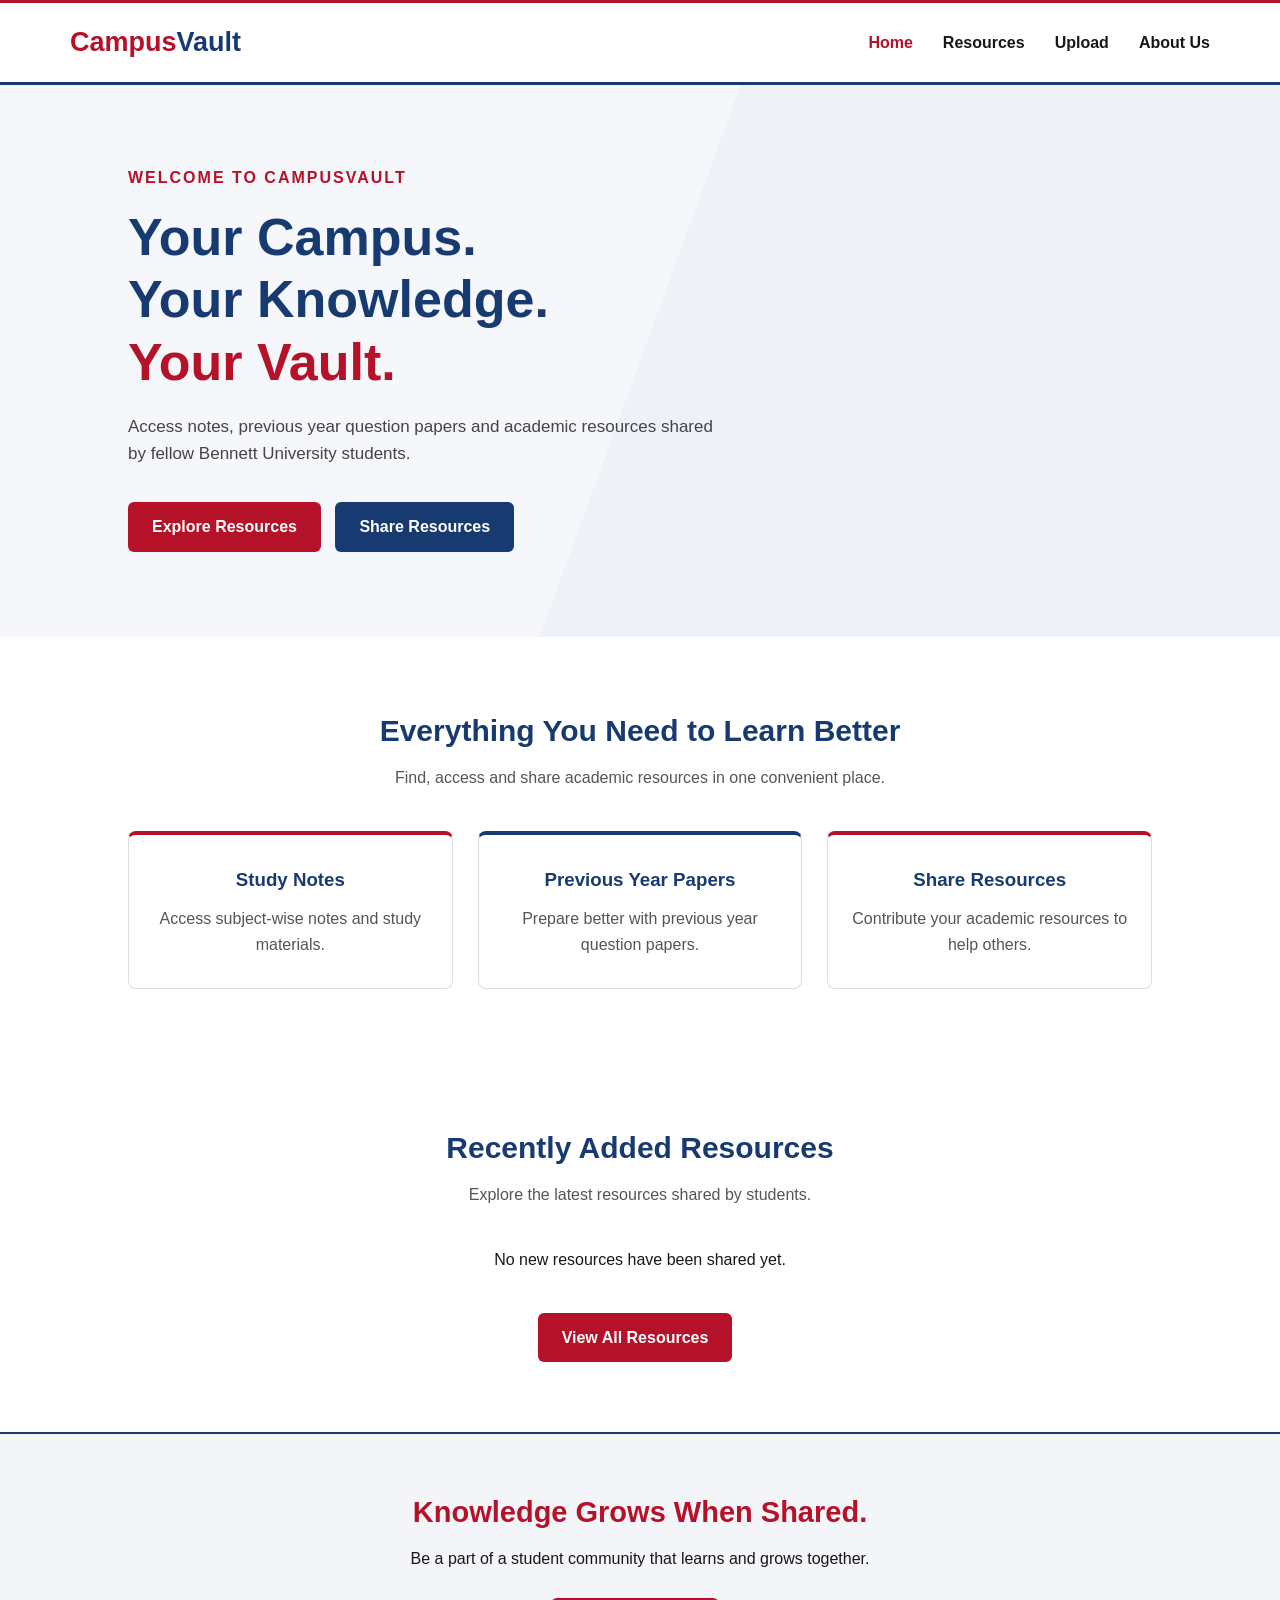
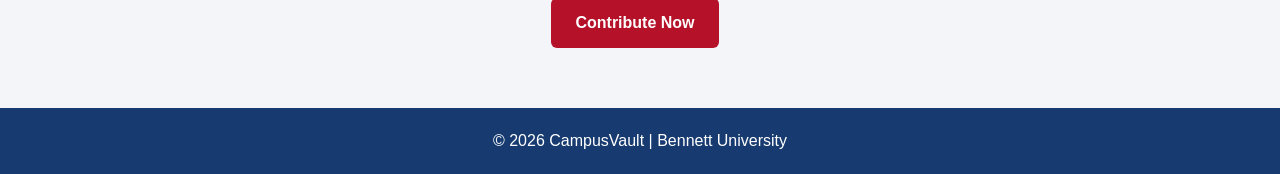
<file: index.html>
<!DOCTYPE html>
<html lang="en">

<head>
    <meta charset="UTF-8">
    <meta name="viewport" content="width=device-width, initial-scale=1.0">

    <title>CampusVault | Bennett University</title>

    <link rel="stylesheet" href="css/style.css">
</head>

<body>

    <!-- Navigation Bar -->
    <header>
        <nav class="navbar">

            <div class="logo">
                <span>Campus</span>Vault
            </div>

            <ul class="nav-links">
                <li><a href="index.html" class="active">Home</a></li>
                <li><a href="resources.html">Resources</a></li>
                <li><a href="upload.html">Upload</a></li>
                <li><a href="about.html">About Us</a></li>
            </ul>

        </nav>
    </header>

    <!-- Main Welcome Section -->
    <main>

        <section class="hero">

            <div class="hero-content">

                <p class="welcome-text">
                    WELCOME TO CAMPUSVAULT
                </p>

                <h1>
                    Your Campus.<br>
                    Your Knowledge.<br>
                    <span>Your Vault.</span>
                </h1>

                <p class="hero-description">
                    Access notes, previous year question papers
                    and academic resources shared by fellow
                    Bennett University students.
                </p>

                <a href="resources.html" class="primary-btn">
                    Explore Resources
                </a>

                <a href="upload.html" class="secondary-btn">
                    Share Resources
                </a>

            </div>

        </section>

        <!-- Features Section -->
        <section class="features">

            <h2>Everything You Need to Learn Better</h2>

            <p class="section-description">
                Find, access and share academic resources
                in one convenient place.
            </p>

            <div class="feature-container">

                <div class="feature-card">
                    <h3>Study Notes</h3>
                    <p>
                        Access subject-wise notes and
                        study materials.
                    </p>
                </div>

                <div class="feature-card">
                    <h3>Previous Year Papers</h3>
                    <p>
                        Prepare better with previous
                        year question papers.
                    </p>
                </div>

                <div class="feature-card">
                    <h3>Share Resources</h3>
                    <p>
                        Contribute your academic
                        resources to help others.
                    </p>
                </div>

            </div>

        </section>


<!-- Recently Added Resources -->
<section class="recent-section">

    <h2>Recently Added Resources</h2>

    <p class="section-description">
        Explore the latest resources shared by students.
    </p>

    <div class="recent-container" id="recentResources">

        <!-- Resources will appear here through JavaScript -->

    </div>

    <a href="resources.html" class="primary-btn">
        View All Resources
    </a>

</section>


        <!-- Call to Action -->
        <section class="cta">

            <h2>Knowledge Grows When Shared.</h2>

            <p>
                Be a part of a student community
                that learns and grows together.
            </p>

            <a href="upload.html" class="primary-btn">
                Contribute Now
            </a>

        </section>

    </main>

    <!-- Footer -->
    <footer>
        <p>
            © 2026 CampusVault | Bennett University
        </p>
    </footer>

    <script src="js/script.js"></script>

</body>
</html>
</file>
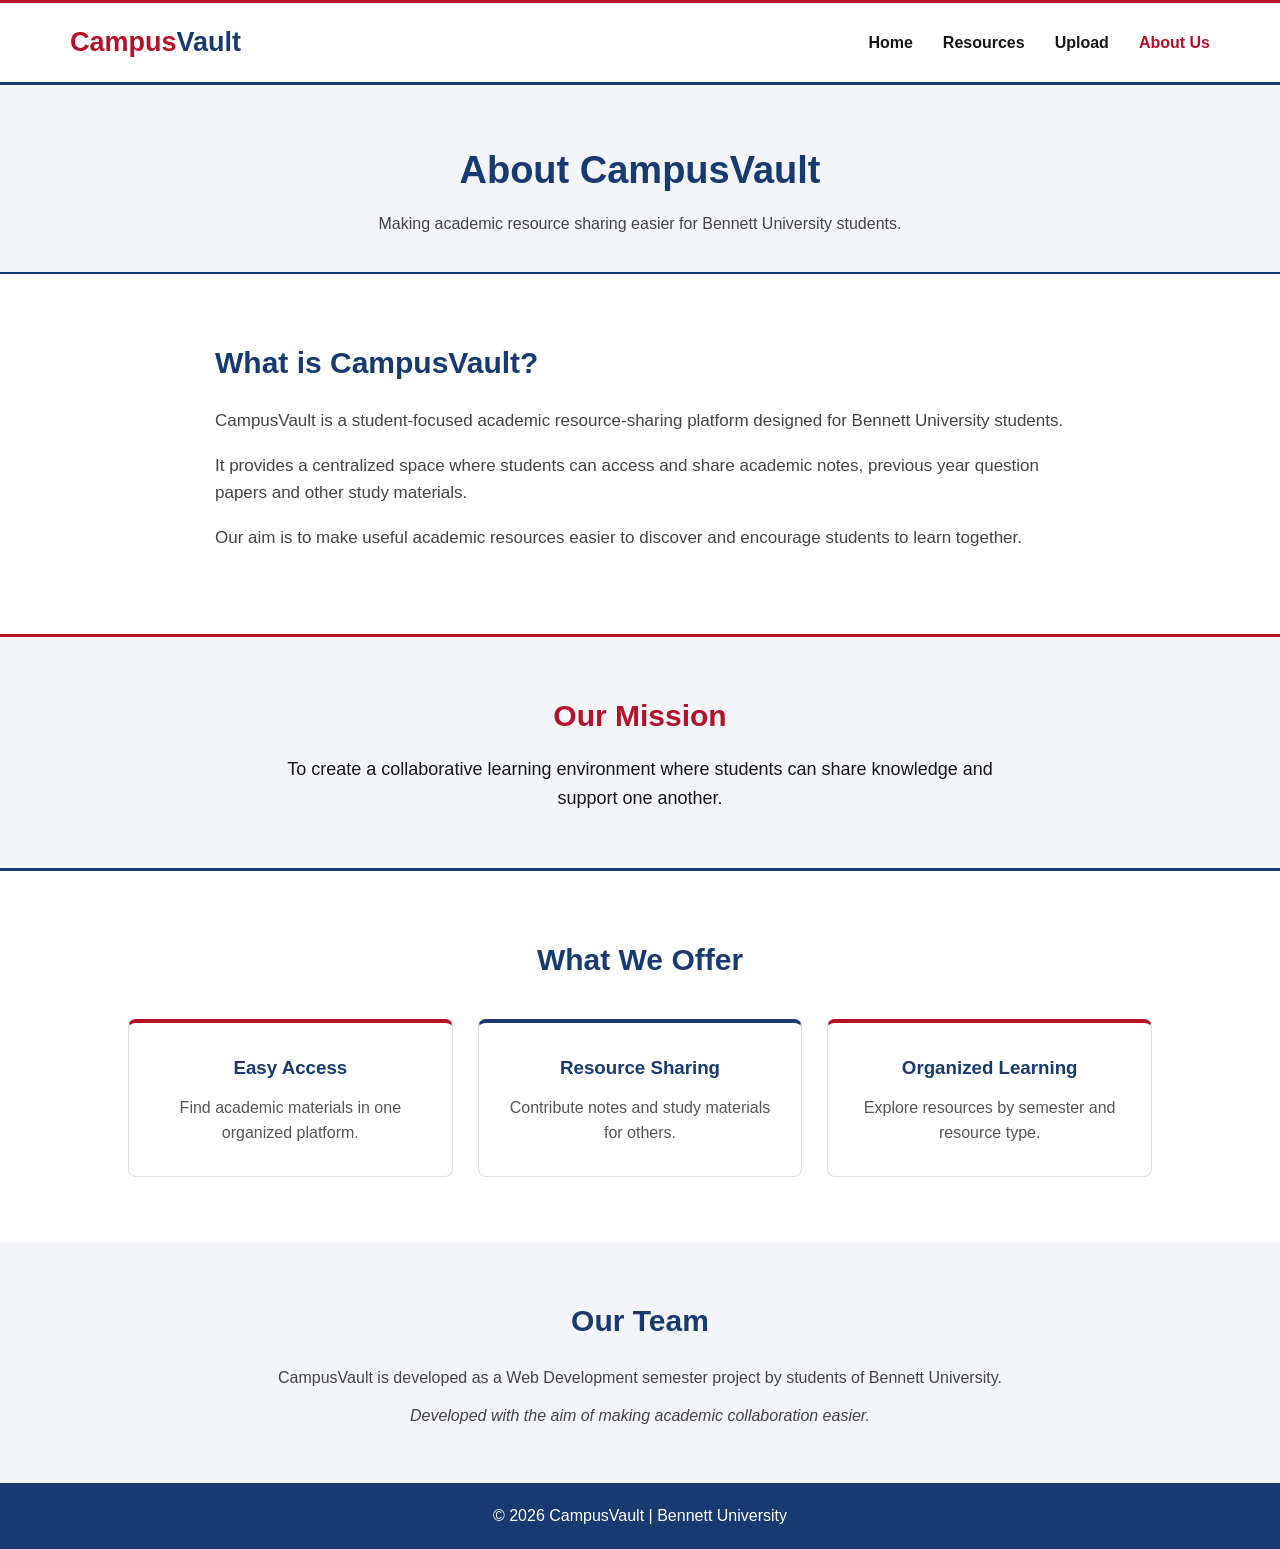
<file: about.html>
<!DOCTYPE html>
<html lang="en">

<head>
    <meta charset="UTF-8">
    <meta name="viewport" content="width=device-width, initial-scale=1.0">

    <title>About Us | CampusVault</title>

    <link rel="stylesheet" href="css/style.css">
</head>

<body>

    <!-- Navigation Bar -->
    <header>
        <nav class="navbar">

            <div class="logo">
                <span>Campus</span>Vault
            </div>

            <ul class="nav-links">
                <li><a href="index.html">Home</a></li>
                <li><a href="resources.html">Resources</a></li>
                <li><a href="upload.html">Upload</a></li>
                <li><a href="about.html" class="active">About Us</a></li>
            </ul>

        </nav>
    </header>

    <main>

        <!-- About Heading -->
        <section class="library-heading">
            <h1>About CampusVault</h1>

            <p>
                Making academic resource sharing
                easier for Bennett University students.
            </p>
        </section>

        <!-- Project Introduction -->
        <section class="about-section">

            <div class="about-content">

                <h2>What is CampusVault?</h2>

                <p>
                    CampusVault is a student-focused academic
                    resource-sharing platform designed for
                    Bennett University students.
                </p>

                <p>
                    It provides a centralized space where
                    students can access and share academic
                    notes, previous year question papers
                    and other study materials.
                </p>

                <p>
                    Our aim is to make useful academic
                    resources easier to discover and
                    encourage students to learn together.
                </p>

            </div>

        </section>

        <!-- Mission Section -->
        <section class="mission-section">

            <h2>Our Mission</h2>

            <p>
                To create a collaborative learning
                environment where students can share
                knowledge and support one another.
            </p>

        </section>

        <!-- Features -->
        <section class="about-features">

            <h2>What We Offer</h2>

            <div class="feature-container">

                <div class="feature-card">
                    <h3>Easy Access</h3>
                    <p>
                        Find academic materials
                        in one organized platform.
                    </p>
                </div>

                <div class="feature-card">
                    <h3>Resource Sharing</h3>
                    <p>
                        Contribute notes and
                        study materials for others.
                    </p>
                </div>

                <div class="feature-card">
                    <h3>Organized Learning</h3>
                    <p>
                        Explore resources by
                        semester and resource type.
                    </p>
                </div>

            </div>

        </section>

        <!-- Team Section -->
        <section class="team-section">

            <h2>Our Team</h2>

            <p>
                CampusVault is developed as a
                Web Development semester project
                by students of Bennett University.
            </p>

            <p class="team-note">
                Developed with the aim of making
                academic collaboration easier.
            </p>

        </section>

    </main>

    <footer>
        <p>© 2026 CampusVault | Bennett University</p>
    </footer>

    <script src="js/script.js"></script>

</body>
</html>
</file>
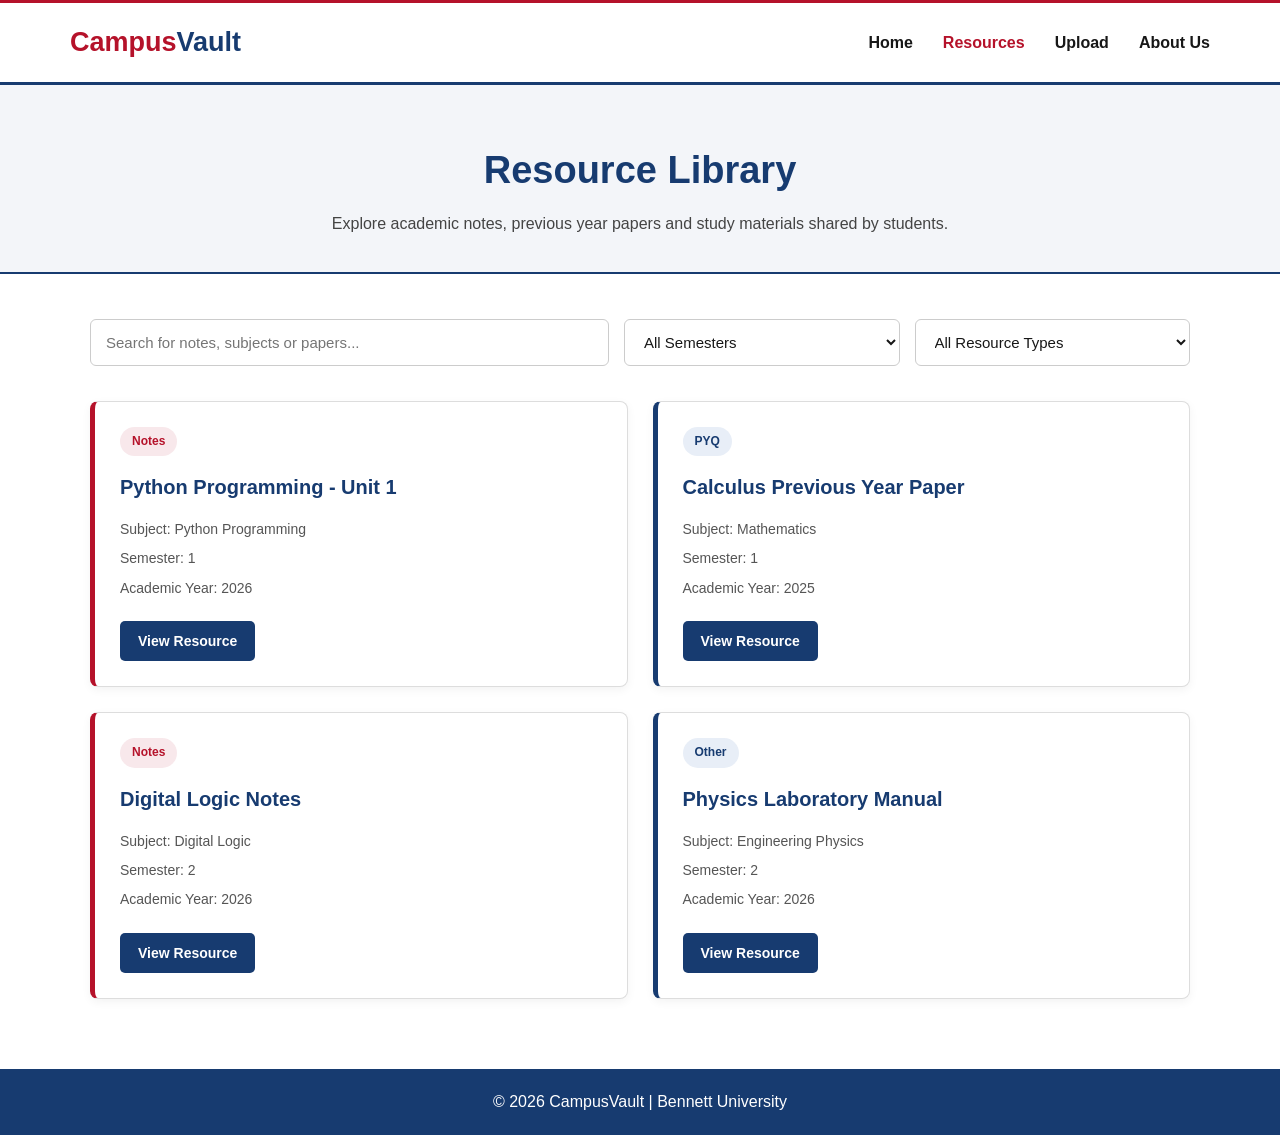
<file: resources.html>
<!DOCTYPE html>
<html lang="en">

<head>
    <meta charset="UTF-8">
    <meta name="viewport" content="width=device-width, initial-scale=1.0">

    <title>Resource Library | CampusVault</title>

    <link rel="stylesheet" href="css/style.css">
</head>

<body>

    <!-- Navigation Bar -->
    <header>
        <nav class="navbar">

            <div class="logo">
                <span>Campus</span>Vault
            </div>

            <ul class="nav-links">
                <li><a href="index.html">Home</a></li>
                <li><a href="resources.html" class="active">Resources</a></li>
                <li><a href="upload.html">Upload</a></li>
                <li><a href="about.html">About Us</a></li>
            </ul>

        </nav>
    </header>

    <main>

        <!-- Page Heading -->
        <section class="library-heading">
            <h1>Resource Library</h1>
            <p>
                Explore academic notes, previous year papers
                and study materials shared by students.
            </p>
        </section>

        <!-- Search and Filters -->
        <section class="library-container">

            <div class="search-section">

                <input
                    type="text"
                    id="searchInput"
                    placeholder="Search for notes, subjects or papers..."
                >

                <select id="semesterFilter">
                    <option value="">All Semesters</option>
                    <option value="1">Semester 1</option>
                    <option value="2">Semester 2</option>
                </select>

                <select id="typeFilter">
                    <option value="">All Resource Types</option>
                    <option value="Notes">Notes</option>
                    <option value="PYQ">Previous Year Papers</option>
                    <option value="Other">Other Materials</option>
                </select>

            </div>

            <!-- Resource Cards -->
            <div class="resource-container" id="resourceContainer">

                <div class="resource-card"
                    data-semester="1"
                    data-type="Notes">

                    <span class="resource-tag">Notes</span>

                    <h3>Python Programming - Unit 1</h3>

                    <p>Subject: Python Programming</p>
                    <p>Semester: 1</p>
                    <p>Academic Year: 2026</p>

                    <a href="#" class="resource-link">
                        View Resource
                    </a>

                </div>

                <div class="resource-card"
                    data-semester="1"
                    data-type="PYQ">

                    <span class="resource-tag">PYQ</span>

                    <h3>Calculus Previous Year Paper</h3>

                    <p>Subject: Mathematics</p>
                    <p>Semester: 1</p>
                    <p>Academic Year: 2025</p>

                    <a href="#" class="resource-link">
                        View Resource
                    </a>

                </div>

                <div class="resource-card"
                    data-semester="2"
                    data-type="Notes">

                    <span class="resource-tag">Notes</span>

                    <h3>Digital Logic Notes</h3>

                    <p>Subject: Digital Logic</p>
                    <p>Semester: 2</p>
                    <p>Academic Year: 2026</p>

                    <a href="#" class="resource-link">
                        View Resource
                    </a>

                </div>

                <div class="resource-card"
                    data-semester="2"
                    data-type="Other">

                    <span class="resource-tag">Other</span>

                    <h3>Physics Laboratory Manual</h3>

                    <p>Subject: Engineering Physics</p>
                    <p>Semester: 2</p>
                    <p>Academic Year: 2026</p>

                    <a href="#" class="resource-link">
                        View Resource
                    </a>

                </div>

            </div>

            <p id="noResults" class="no-results">
                No resources found.
            </p>

        </section>

    </main>

    <footer>
        <p>© 2026 CampusVault | Bennett University</p>
    </footer>

    <script src="js/script.js"></script>
    <script src="js/resources.js"></script>

</body>
</html>
</file>
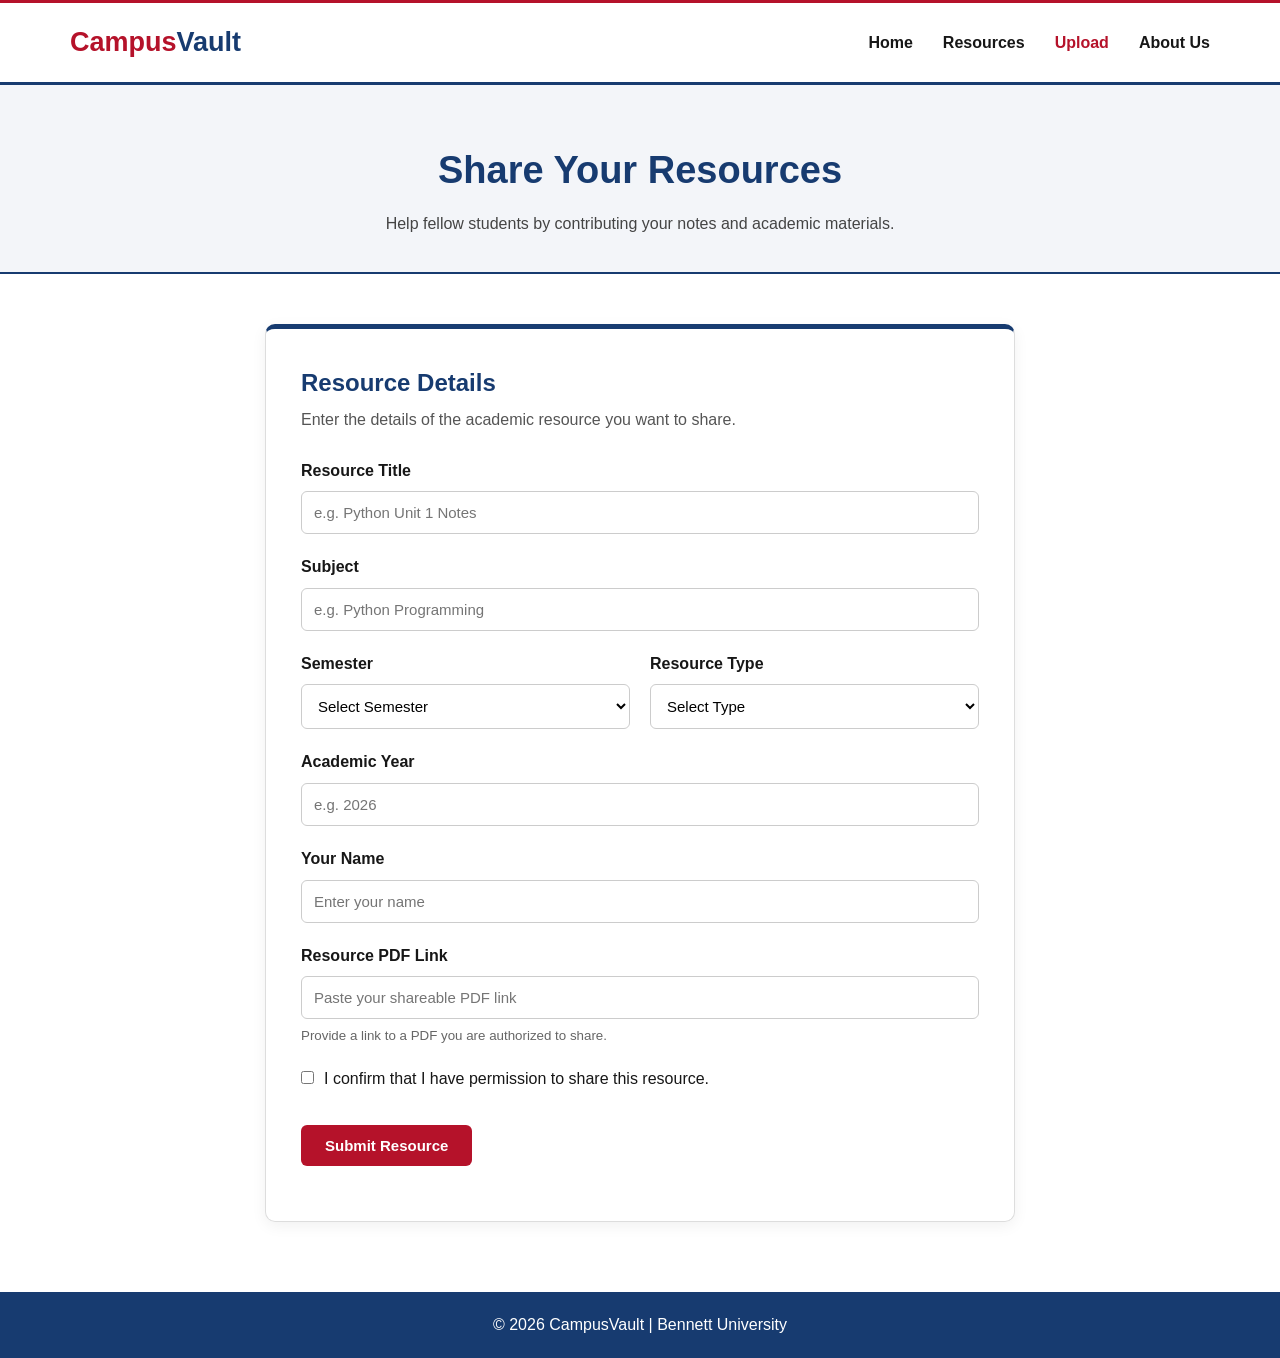
<file: upload.html>
<!DOCTYPE html>
<html lang="en">

<head>
    <meta charset="UTF-8">
    <meta name="viewport" content="width=device-width, initial-scale=1.0">

    <title>Upload Resources | CampusVault</title>

    <link rel="stylesheet" href="css/style.css">
</head>

<body>

    <!-- Navigation Bar -->
    <header>
        <nav class="navbar">

            <div class="logo">
                <span>Campus</span>Vault
            </div>

            <ul class="nav-links">
                <li><a href="index.html">Home</a></li>
                <li><a href="resources.html">Resources</a></li>
                <li><a href="upload.html" class="active">Upload</a></li>
                <li><a href="about.html">About Us</a></li>
            </ul>

        </nav>
    </header>

    <main>

        <!-- Page Heading -->
        <section class="library-heading">
            <h1>Share Your Resources</h1>

            <p>
                Help fellow students by contributing
                your notes and academic materials.
            </p>
        </section>

        <!-- Upload Form -->
        <section class="upload-section">

            <div class="upload-form-container">

                <h2>Resource Details</h2>

                <p class="form-description">
                    Enter the details of the academic
                    resource you want to share.
                </p>

                <form id="uploadForm">

                    <div class="form-group">
                        <label for="resourceTitle">
                            Resource Title
                        </label>

                        <input
                            type="text"
                            id="resourceTitle"
                            placeholder="e.g. Python Unit 1 Notes"
                            required
                        >
                    </div>

                    <div class="form-group">
                        <label for="subject">
                            Subject
                        </label>

                        <input
                            type="text"
                            id="subject"
                            placeholder="e.g. Python Programming"
                            required
                        >
                    </div>

                    <div class="form-row">

                        <div class="form-group">
                            <label for="semester">
                                Semester
                            </label>

                            <select id="semester" required>
                                <option value="">Select Semester</option>
                                <option value="1">Semester 1</option>
                                <option value="2">Semester 2</option>
                                <option value="3">Semester 3</option>
                                <option value="4">Semester 4</option>
                                <option value="5">Semester 5</option>
                                <option value="6">Semester 6</option>
                                <option value="7">Semester 7</option>
                                <option value="8">Semester 8</option>
                            </select>
                        </div>

                        <div class="form-group">
                            <label for="resourceType">
                                Resource Type
                            </label>

                            <select id="resourceType" required>
                                <option value="">Select Type</option>
                                <option value="Notes">Notes</option>
                                <option value="PYQ">Previous Year Paper</option>
                                <option value="Other">Other Materials</option>
                            </select>
                        </div>

                    </div>

                    <div class="form-group">
                        <label for="academicYear">
                            Academic Year
                        </label>

                        <input
                            type="number"
                            id="academicYear"
                            placeholder="e.g. 2026"
                            min="2000"
                            max="2100"
                            required
                        >
                    </div>

                    <div class="form-group">
                        <label for="contributor">
                            Your Name
                        </label>

                        <input
                            type="text"
                            id="contributor"
                            placeholder="Enter your name"
                            required
                        >
                    </div>

                    <div class="form-group">
                        <label for="resourceLink">
                            Resource PDF Link
                        </label>

                        <input
                            type="url"
                            id="resourceLink"
                            placeholder="Paste your shareable PDF link"
                            required
                        >

                        <small>
                            Provide a link to a PDF you are
                            authorized to share.
                        </small>
                    </div>

                    <div class="form-group checkbox-group">

                        <input
                            type="checkbox"
                            id="permission"
                            required
                        >

                        <label for="permission">
                            I confirm that I have permission
                            to share this resource.
                        </label>

                    </div>

                    <button type="submit" class="primary-btn">
                        Submit Resource
                    </button>

                    <p id="formMessage"></p>

                </form>

            </div>

        </section>

    </main>

    <footer>
        <p>© 2026 CampusVault | Bennett University</p>
    </footer>

    <script src="js/script.js"></script>

</body>
</html>
</file>
<file: css/style.css>
/* =================================
   1. GENERAL STYLING
================================= */

* {
    margin: 0;
    padding: 0;
    box-sizing: border-box;
}

body {
    font-family: Arial, sans-serif;
    background-color: #ffffff;
    color: #171717;
    line-height: 1.6;
}

a {
    text-decoration: none;
    color: inherit;
}


/* =================================
   2. NAVIGATION BAR
================================= */

header {
    background-color: #ffffff;
    border-bottom: 3px solid #173B70;
    border-top: 3px solid #B5122A;
}

.navbar {
    max-width: 1200px;
    margin: auto;
    padding: 18px 30px;

    display: flex;
    justify-content: space-between;
    align-items: center;
}

.logo {
    font-size: 27px;
    font-weight: bold;
    color: #173B70;
}

.logo span {
    color: #B5122A;
}

.nav-links {
    display: flex;
    list-style: none;
    gap: 30px;
}

.nav-links a {
    font-size: 16px;
    font-weight: 600;
    transition: 0.3s;
}

.nav-links a:hover,
.nav-links a.active {
    color: #B5122A;
}


/* =================================
   3. HERO SECTION
================================= */

.hero {
    min-height: 480px;
    padding: 80px 10%;

    display: flex;
    align-items: center;

    background: linear-gradient(
        110deg,
        #f5f7fb 50%,
        #eef2f8 50%
    );
}

.hero-content {
    max-width: 750px;
}

.welcome-text {
    color: #B5122A;
    font-weight: bold;
    letter-spacing: 2px;
    margin-bottom: 15px;
}

.hero h1 {
    font-size: 52px;
    line-height: 1.2;
    margin-bottom: 20px;
    color: #173B70;
}

.hero h1 span {
    color: #B5122A;
}

.hero-description {
    font-size: 17px;
    color: #444444;
    max-width: 600px;
    margin-bottom: 30px;
}


/* =================================
   4. BUTTONS
================================= */

.primary-btn,
.secondary-btn {
    display: inline-block;
    padding: 12px 24px;
    border-radius: 6px;
    font-weight: bold;
    margin: 5px 10px 5px 0;
    transition: 0.3s;
}

.primary-btn {
    background-color: #B5122A;
    color: white;
}

.primary-btn:hover {
    background-color: #8f0e21;
}

.secondary-btn {
    background-color: #173B70;
    color: white;
}

.secondary-btn:hover {
    background-color: #10294f;
}


/* =================================
   5. FEATURES SECTION
================================= */

.features {
    padding: 70px 10%;
    text-align: center;
}

.features h2 {
    font-size: 30px;
    color: #173B70;
    margin-bottom: 10px;
}

.section-description {
    color: #555555;
    margin-bottom: 40px;
}

.feature-container {
    display: flex;
    justify-content: center;
    gap: 25px;
    flex-wrap: wrap;
}

.feature-card {
    flex: 1;
    min-width: 220px;
    max-width: 330px;
    padding: 30px 22px;

    background-color: #ffffff;
    border: 1px solid #dddddd;
    border-top: 4px solid #B5122A;
    border-radius: 8px;

    transition: 0.3s;
}

.feature-card:nth-child(2) {
    border-top-color: #173B70;
}

.feature-card:hover {
    transform: translateY(-5px);
    box-shadow: 0 5px 18px rgba(0, 0, 0, 0.10);
}

.feature-card h3 {
    color: #173B70;
    margin-bottom: 12px;
}

.feature-card p {
    color: #555555;
}


/* =================================
   6. CALL TO ACTION SECTION
================================= */

.cta {
    padding: 55px 20px;
    text-align: center;
    background-color: #f3f5f9;
    border-top: 2px solid #173B70;
}

.cta h2 {
    color: #B5122A;
    font-size: 29px;
    margin-bottom: 10px;
}

.cta p {
    margin-bottom: 22px;
}


/* =================================
   7. FOOTER
================================= */

footer {
    background-color: #173B70;
    color: #ffffff;
    text-align: center;
    padding: 20px;
}


/* =================================
   8. RESPONSIVE DESIGN
================================= */

@media screen and (max-width: 768px) {

    .navbar {
        flex-direction: column;
        gap: 15px;
    }

    .nav-links {
        flex-wrap: wrap;
        justify-content: center;
        gap: 15px;
    }

    .hero {
        padding: 55px 7%;
    }

    .hero h1 {
        font-size: 38px;
    }

    .features {
        padding: 50px 7%;
    }

    .feature-container {
        flex-direction: column;
        align-items: center;
    }

    .feature-card {
        width: 100%;
    }
}

@media screen and (max-width: 480px) {

    .hero h1 {
        font-size: 32px;
    }

    .hero-description {
        font-size: 15px;
    }

    .primary-btn,
    .secondary-btn {
        display: block;
        text-align: center;
        margin: 10px 0;
    }
}

/* =================================
   9. RESOURCE LIBRARY PAGE
================================= */

.library-heading {
    text-align: center;
    padding: 55px 20px 35px;
    background-color: #f3f5f9;
    border-bottom: 2px solid #173B70;
}

.library-heading h1 {
    color: #173B70;
    font-size: 38px;
    margin-bottom: 10px;
}

.library-heading p {
    color: #444444;
    font-size: 16px;
}


/* Search and Filter Section */

.library-container {
    max-width: 1150px;
    margin: auto;
    padding: 45px 25px 70px;
}

.search-section {
    display: flex;
    gap: 15px;
    margin-bottom: 35px;
    flex-wrap: wrap;
}

.search-section input,
.search-section select {
    padding: 13px 15px;
    border: 1px solid #cccccc;
    border-radius: 6px;
    font-size: 15px;
    background-color: white;
    color: #171717;
}

.search-section input {
    flex: 2;
    min-width: 220px;
}

.search-section select {
    flex: 1;
    min-width: 160px;
}

.search-section input:focus,
.search-section select:focus {
    outline: none;
    border: 2px solid #173B70;
}


/* Resource Cards */

.resource-container {
    display: grid;
    grid-template-columns: repeat(2, 1fr);
    gap: 25px;
}

.resource-card {
    background-color: #ffffff;
    border: 1px solid #dddddd;
    border-left: 5px solid #B5122A;
    border-radius: 8px;
    padding: 25px;
    box-shadow: 0 3px 10px rgba(0, 0, 0, 0.05);
    transition: 0.3s;
}

.resource-card:nth-child(even) {
    border-left-color: #173B70;
}

.resource-card:hover {
    transform: translateY(-4px);
    box-shadow: 0 6px 16px rgba(0, 0, 0, 0.10);
}

.resource-tag {
    display: inline-block;
    background-color: #f8e8eb;
    color: #B5122A;
    padding: 5px 12px;
    border-radius: 20px;
    font-size: 12px;
    font-weight: bold;
    margin-bottom: 15px;
}

.resource-card:nth-child(even) .resource-tag {
    background-color: #e8eef7;
    color: #173B70;
}

.resource-card h3 {
    color: #173B70;
    margin-bottom: 15px;
    font-size: 20px;
}

.resource-card p {
    color: #555555;
    margin-bottom: 7px;
    font-size: 14px;
}

.resource-link {
    display: inline-block;
    margin-top: 15px;
    padding: 9px 18px;
    background-color: #173B70;
    color: white;
    border-radius: 5px;
    font-weight: bold;
    font-size: 14px;
}

.resource-link:hover {
    background-color: #B5122A;
}

.no-results {
    display: none;
    text-align: center;
    color: #B5122A;
    font-weight: bold;
    padding: 30px;
}


/* Responsive Resource Library */

@media screen and (max-width: 768px) {

    .resource-container {
        grid-template-columns: 1fr;
    }

    .search-section {
        flex-direction: column;
    }

    .search-section input,
    .search-section select {
        width: 100%;
    }

    .library-heading h1 {
        font-size: 30px;
    }
}

/* =================================
   10. UPLOAD RESOURCE PAGE
================================= */

.upload-section {
    padding: 50px 20px 70px;
    background-color: #ffffff;
}

.upload-form-container {
    max-width: 750px;
    margin: auto;
    padding: 35px;

    border: 1px solid #dddddd;
    border-top: 5px solid #173B70;
    border-radius: 10px;

    box-shadow: 0 4px 15px rgba(0, 0, 0, 0.06);
}

.upload-form-container h2 {
    color: #173B70;
    margin-bottom: 5px;
}

.form-description {
    color: #555555;
    margin-bottom: 25px;
}

.form-group {
    display: flex;
    flex-direction: column;
    margin-bottom: 20px;
}

.form-group label {
    font-weight: bold;
    margin-bottom: 8px;
    color: #171717;
}

.form-group input,
.form-group select {
    padding: 12px;
    border: 1px solid #cccccc;
    border-radius: 6px;
    font-size: 15px;
    background-color: #ffffff;
}

.form-group input:focus,
.form-group select:focus {
    outline: none;
    border: 2px solid #173B70;
}

.form-row {
    display: flex;
    gap: 20px;
}

.form-row .form-group {
    flex: 1;
}

.form-group small {
    color: #666666;
    margin-top: 6px;
}

.checkbox-group {
    flex-direction: row;
    align-items: flex-start;
    gap: 10px;
}

.checkbox-group input {
    margin-top: 5px;
}

.checkbox-group label {
    font-weight: normal;
}

.upload-form-container button {
    border: none;
    cursor: pointer;
    font-size: 15px;
}

#formMessage {
    margin-top: 15px;
    font-weight: bold;
}

@media screen and (max-width: 600px) {

    .upload-form-container {
        padding: 22px;
    }

    .form-row {
        flex-direction: column;
        gap: 0;
    }
}


/* =================================
   11. ABOUT US PAGE
================================= */

.about-section {
    padding: 65px 10%;
    background-color: #ffffff;
}

.about-content {
    max-width: 850px;
    margin: auto;
}

.about-content h2,
.about-features h2,
.team-section h2 {
    color: #173B70;
    font-size: 30px;
    margin-bottom: 20px;
}

.about-content p {
    color: #444444;
    font-size: 17px;
    margin-bottom: 18px;
}


/* Mission Section */

.mission-section {
    padding: 55px 10%;
    text-align: center;
    background-color: #f3f5f9;
    border-top: 3px solid #B5122A;
    border-bottom: 3px solid #173B70;
}

.mission-section h2 {
    color: #B5122A;
    font-size: 30px;
    margin-bottom: 15px;
}

.mission-section p {
    max-width: 750px;
    margin: auto;
    font-size: 18px;
}


/* About Features */

.about-features {
    padding: 65px 10%;
    text-align: center;
}

.about-features h2 {
    margin-bottom: 35px;
}


/* Team Section */

.team-section {
    padding: 55px 20px;
    text-align: center;
    background-color: #f3f5f9;
}

.team-section p {
    color: #444444;
    font-size: 16px;
}

.team-note {
    margin-top: 12px;
    font-style: italic;
}


/* Responsive Design */

@media screen and (max-width: 768px) {

    .about-section,
    .about-features {
        padding: 45px 7%;
    }

    .about-content h2,
    .about-features h2,
    .team-section h2 {
        font-size: 25px;
    }

    .about-content p {
        font-size: 15px;
    }
}


/* =================================
   12. RECENTLY ADDED RESOURCES
================================= */

.recent-section {
    padding: 65px 10%;
    text-align: center;
    background-color: #ffffff;
}

.recent-section h2 {
    color: #173B70;
    font-size: 30px;
    margin-bottom: 10px;
}

.recent-container {
    display: flex;
    justify-content: center;
    flex-wrap: wrap;
    gap: 25px;
    margin: 35px 0;
}

.recent-container .feature-card {
    text-align: left;
}

@media screen and (max-width: 768px) {

    .recent-section {
        padding: 45px 7%;
    }

    .recent-container {
        flex-direction: column;
        align-items: center;
    }

    .recent-container .feature-card {
        width: 100%;
    }
}
</file>
